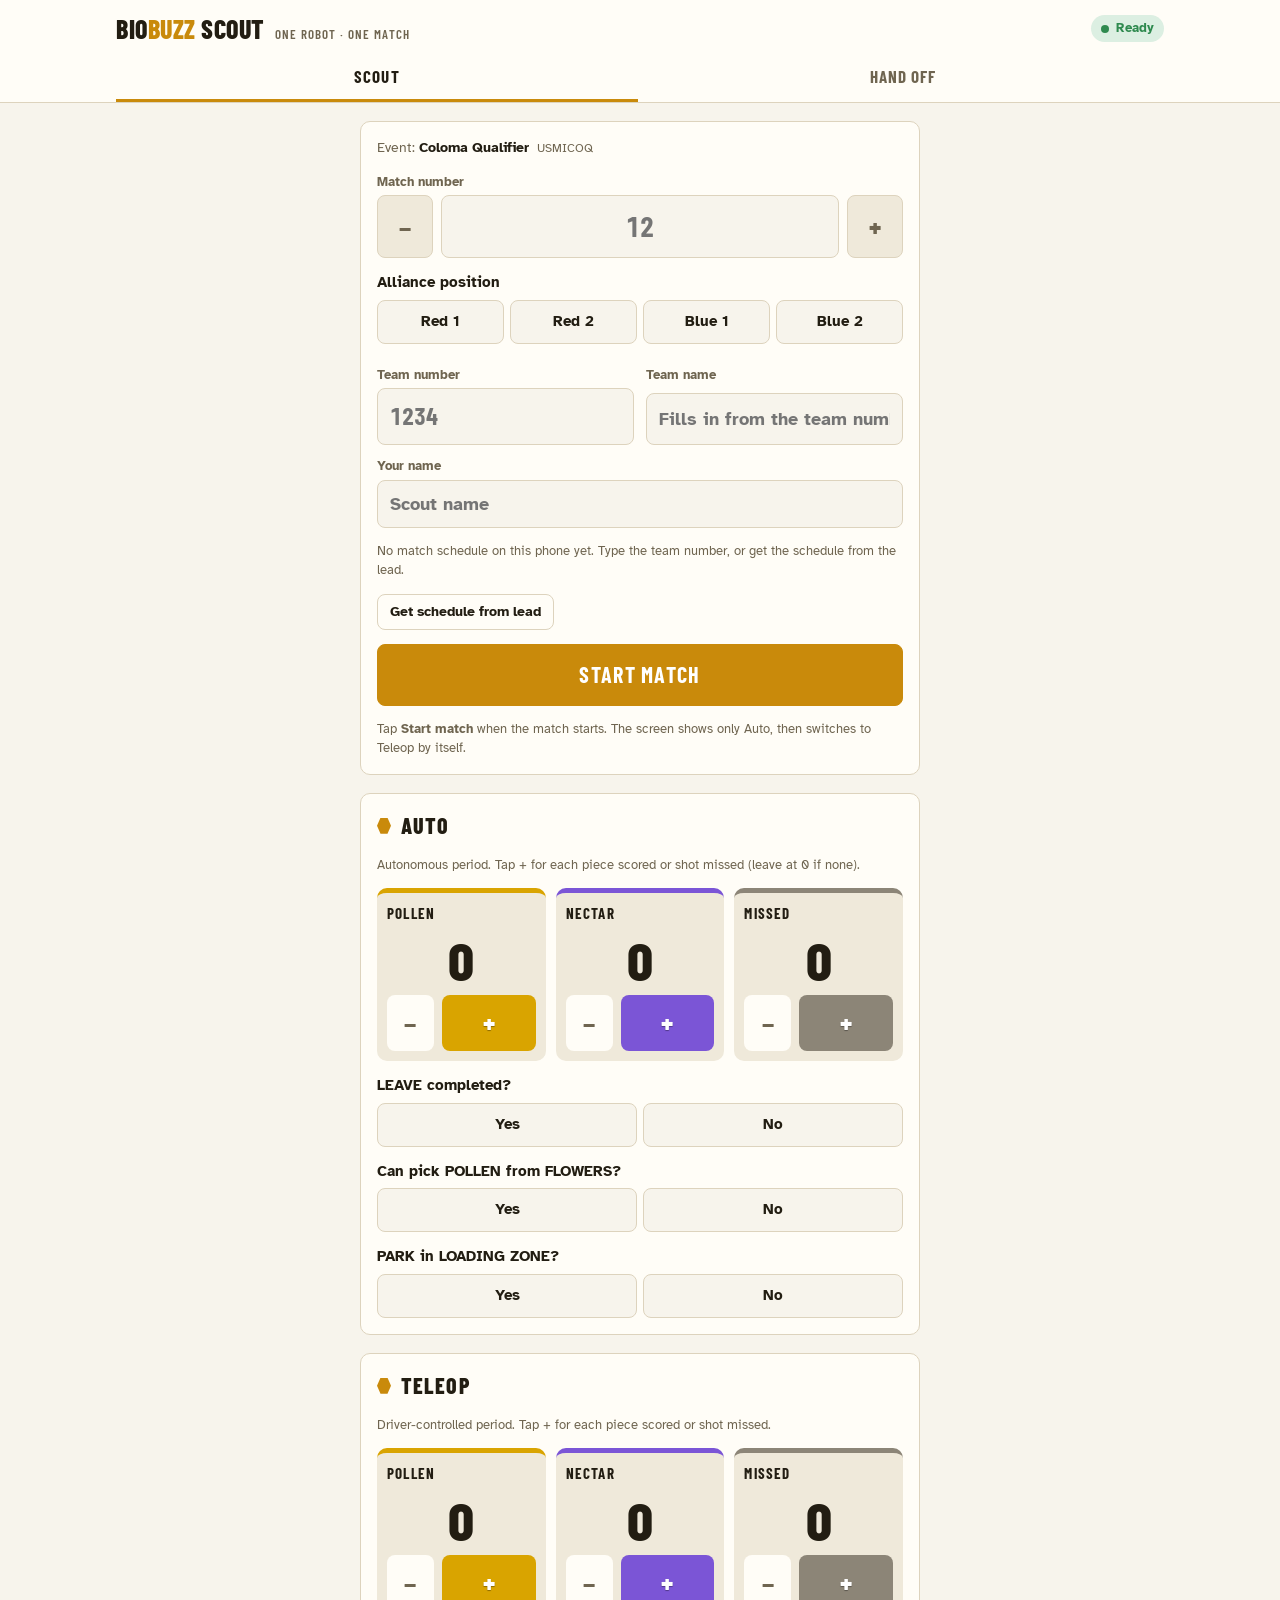
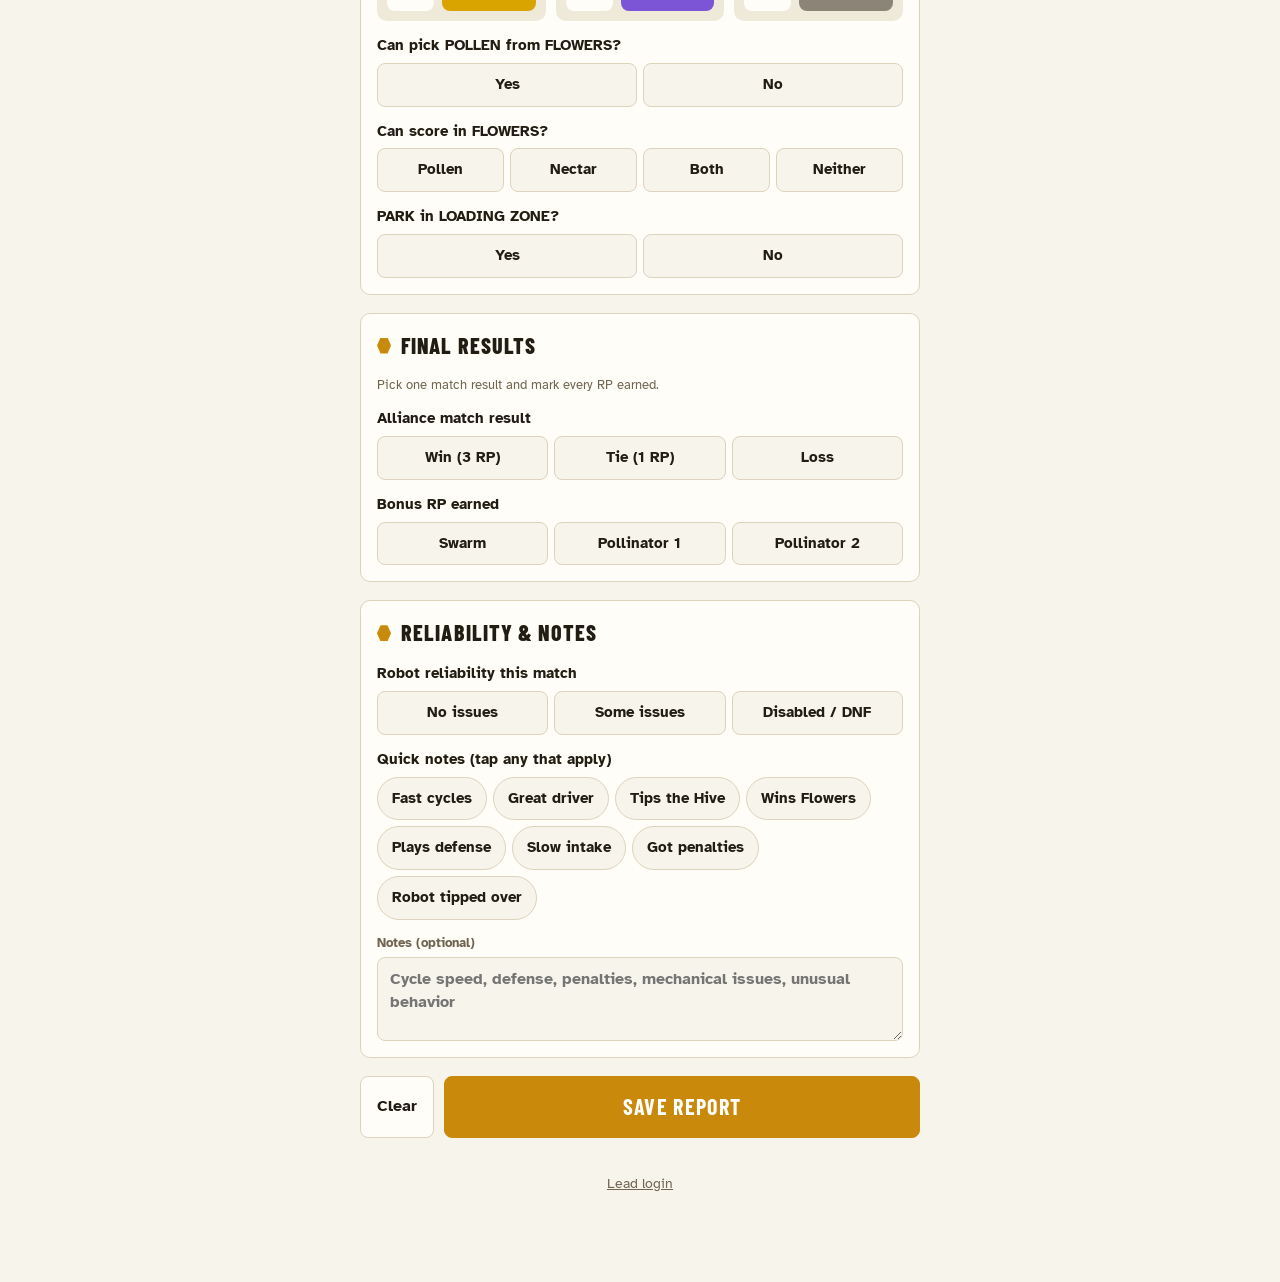
<file: biobuzz-scout/index.html>
<!doctype html>
<html lang="en">
<head>
<meta charset="utf-8">
<meta name="viewport" content="width=device-width, initial-scale=1, viewport-fit=cover">
<title>BioBuzz Scout</title>
<meta name="theme-color" content="#fffdf7" media="(prefers-color-scheme: light)">
<meta name="theme-color" content="#211e16" media="(prefers-color-scheme: dark)">
<meta name="apple-mobile-web-app-capable" content="yes">
<meta name="mobile-web-app-capable" content="yes">
<meta name="apple-mobile-web-app-status-bar-style" content="default">
<meta name="apple-mobile-web-app-title" content="Scout">
<link rel="manifest" href="manifest.webmanifest">
<link rel="icon" href="icons/icon-192.png" type="image/png">
<link rel="apple-touch-icon" href="icons/apple-touch-icon.png">
<link rel="stylesheet" href="styles.css">
</head>
<body>
<header class="top">
  <div class="wrap gut">
    <div class="top-row">
      <div class="brand"><h1 id="app-name">Scout</h1><small id="tagline"></small></div>
      <span class="status" id="status" role="status"><i></i><span id="status-text">Loading…</span></span>
    </div>
    <nav class="tabs" role="tablist">
      <button role="tab" data-view="scout" aria-selected="true">Scout</button>
      <button role="tab" data-view="handoff" aria-selected="false">Hand off<span class="badge" id="badge-handoff" hidden></span></button>
      <button role="tab" data-view="lead" aria-selected="false">Lead</button>
    </nav>
  </div>
</header>

<main class="wrap gut">
  <!-- SCOUT: the paper sheet, as a form -->
  <section id="view-scout">
    <form class="narrow" id="form" novalidate></form>
    <p class="lead-login"><button type="button" class="linklike" id="lead-login">Lead login</button></p>
  </section>

  <!-- HAND OFF: QR code of this phone's reports for the lead to scan -->
  <section id="view-handoff" hidden>
    <div class="narrow" id="handoff"></div>
  </section>

  <!-- LEAD: scan phones, see merged results, export -->
  <section id="view-lead" hidden>
    <div class="lead-bar lead-only">
      <div class="chips" role="group" aria-label="Which event's results">
        <button type="button" class="chip" id="scope-event" aria-pressed="true">This event</button>
        <button type="button" class="chip" id="scope-all" aria-pressed="false">All events</button>
      </div>
      <button type="button" class="btn small" id="lead-lock">Lock</button>
    </div>
    <nav class="subtabs lead-only" role="tablist">
      <button role="tab" data-sub="scan" aria-selected="true">Scan</button>
      <button role="tab" data-sub="schedule" aria-selected="false">Schedule</button>
      <button role="tab" data-sub="matches" aria-selected="false">Matches</button>
      <button role="tab" data-sub="robots" aria-selected="false">Robots</button>
      <button role="tab" data-sub="picks" aria-selected="false">Picks</button>
      <button role="tab" data-sub="official" aria-selected="false">Official</button>
      <button role="tab" data-sub="data" aria-selected="false">Data<span class="badge" id="badge-backup" hidden>!</span></button>
    </nav>

    <div id="sub-scan" class="narrow">
      <div class="card">
        <h2 class="section-h" id="scan-title">Scan a scout's phone</h2>
        <p class="hint" id="scan-hint">Ask the scout to open <b>Hand off</b>. Point this camera at their code. Each code only needs one beep.</p>
        <div class="viewfinder" id="viewfinder">
          <video id="video" playsinline muted></video>
          <div class="frame"></div>
          <div class="idle" id="cam-idle">Camera is off</div>
        </div>
        <div class="actions">
          <button type="button" class="btn primary" id="cam-toggle">Start camera</button>
        </div>
        <div id="scan-result" aria-live="polite"></div>
        <label class="hint">Camera not working? <input type="file" id="scan-photo" accept="image/*"> Take or pick a photo of the code instead.</label>
        <div class="actions scan-only-show"><button type="button" class="btn" id="scan-back">Back to scouting</button></div>
      </div>
      <div class="card lead-only">
        <h2 class="section-h">Scouts heard from</h2>
        <div id="seen"></div>
      </div>
    </div>

    <div id="sub-schedule" class="narrow" hidden>
      <div class="card">
        <h2 class="section-h">Event</h2>
        <p class="event-now" id="event-now"></p>
        <div class="actions"><button type="button" class="btn" id="find-event">Find an event</button></div>
        <div id="event-finder" hidden>
          <div class="tools">
            <label class="f">Search events<input id="event-search" type="search" autocomplete="off" placeholder="Name, city or code"></label>
            <label class="switch"><input type="checkbox" id="show-past"> Show past events</label>
          </div>
          <div id="event-list"></div>
        </div>
        <details class="by-code">
          <summary>Type an event code instead</summary>
          <div class="tool-row">
            <label class="f grow">Event code<input id="event-code" autocomplete="off" autocapitalize="characters" spellcheck="false" placeholder="USMICOQ"></label>
            <button type="button" class="btn small" id="use-code">Use code</button>
          </div>
        </details>
      </div>

      <div class="card">
        <h2 class="section-h">Teams and match schedule</h2>
        <p class="hint">Download the event's team list any time before the event. The match schedule appears the morning of; download again then. This needs a moment of internet (cell data is fine). After that, everything works offline.</p>
        <div class="actions"><button type="button" class="btn primary" id="sched-download">Download teams + schedule</button></div>
        <div id="sched-msg" aria-live="polite"></div>
      </div>

      <div class="card" id="sched-share" hidden>
        <h2 class="section-h">Share with scouts</h2>
        <p class="hint">Each scout taps <b>Get schedule</b> on the Scout tab, then points their camera here. No internet needed.</p>
        <div id="sched-qr"></div>
      </div>

      <div class="card">
        <h2 class="section-h">No signal? Type or paste it</h2>
        <p class="hint">One match per line: the match number, then Red 1, Red 2, Blue 1, Blue 2. For example <code>12 5618 5663 5960 6494</code>. You can also paste a schedule copied from a website or spreadsheet.</p>
        <label class="f">Schedule<textarea id="sched-text" rows="6" spellcheck="false" placeholder="1 5618 5663 5960 6494&#10;2 7792 8027 8513 9087"></textarea></label>
        <div class="actions"><button type="button" class="btn" id="sched-paste">Use this schedule</button></div>
        <div id="sched-paste-msg" aria-live="polite"></div>
      </div>

      <div class="card" id="sched-current" hidden>
        <div class="qr-nav"><h2 class="section-h" id="sched-title">Schedule</h2><button type="button" class="btn small danger" id="sched-clear">Clear</button></div>
        <div id="sched-table"></div>
      </div>
    </div>

    <div id="sub-matches" hidden>
      <div class="toolbar"><div><h2>By match</h2><p>Every robot scanned in each match. When two scouts watched the same robot, their numbers are averaged and big disagreements are flagged.</p></div></div>
      <div class="tools">
        <div class="tool-row">
          <label class="f grow">Go to match<input id="match-jump" inputmode="numeric" autocomplete="off" placeholder="Match number"></label>
          <button type="button" class="chip" id="match-check" aria-pressed="false">Only matches to check</button>
        </div>
      </div>
      <div id="matches"></div>
    </div>

    <div id="sub-robots" hidden>
      <div class="toolbar"><div><h2>By robot</h2><p>Averages across every match each team was scouted in. Tap a team for match-by-match detail and notes.</p></div></div>
      <div class="tools" id="robot-tools">
        <div class="tool-row">
          <label class="f grow">Sort by<select id="robot-sort"></select></label>
          <button type="button" class="btn small" id="robot-dir"></button>
        </div>
        <div class="tool-row">
          <label class="f grow">Find a team<input id="robot-find" type="search" inputmode="search" autocomplete="off" placeholder="Number or name"></label>
        </div>
        <div class="q"><span>Only show teams that…</span><div class="chips" id="robot-filters"></div>
          <p class="hint">A team counts if it did it in at least half of its scouted matches.</p></div>
        <div class="q" id="tag-filter-row"><span>…and were tagged with</span><div class="chips" id="tag-filters"></div>
          <p class="hint">A tag counts if any scout tapped it in any match.</p></div>
        <p class="hint" id="robot-count"></p>
      </div>
      <div id="robots"></div>
    </div>

    <div id="sub-picks" hidden>
      <div class="toolbar"><div><h2>Pick list</h2><p>Plan alliance selection. Star teams on the Robots screen or here, sort them into tiers, and use the arrows to put each tier in order. Saved on this phone, works offline.</p></div>
        <button type="button" class="btn small" id="picks-csv">Save pick list (CSV)</button></div>
      <div id="picks"></div>
    </div>

    <div id="sub-official" hidden>
      <div class="toolbar"><div><h2>Official results</h2><p>When you have internet, download the event's official scores and rankings from FTCScout. They're saved on this phone and shown beside your scouting, so you can spot scouts who record results or ranking points differently from the referees.</p></div></div>
      <div class="tools">
        <div class="tool-row"><button type="button" class="btn primary" id="official-download">Download official results</button></div>
        <div id="official-msg" aria-live="polite"></div>
      </div>
      <div id="official"></div>
    </div>

    <div id="sub-data" class="narrow" hidden>
      <div class="banner warn" id="backup-nag" hidden></div>
      <div class="card">
        <h2 class="section-h">Lead data</h2>
        <div class="stats" id="data-stats"></div>
        <p class="hint">Everything the lead has scanned lives only on this device. Save a copy every few matches.</p>
        <div class="actions">
          <button type="button" class="btn" id="export-csv">Save spreadsheet (CSV)</button>
          <button type="button" class="btn" id="export-backup">Save backup</button>
        </div>
        <label class="hint">Restore or combine a backup: <input type="file" id="import-backup" accept=".json,application/json"></label>
        <div id="data-msg" aria-live="polite"></div>
      </div>
      <div class="card">
        <h2 class="section-h">All reports</h2>
        <p class="hint">Find any report to correct it (match number, team, position, scout or any count) or delete it. Search by match number, team number, team name or scout.</p>
        <label class="f">Search<input id="rep-find" type="search" autocomplete="off" placeholder="e.g. 12, 5618 or Ava"></label>
        <p class="hint" id="rep-count"></p>
        <ul class="list saved-list" id="rep-list"></ul>
      </div>
      <div class="card">
        <h2 class="section-h">Second lead phone</h2>
        <p class="hint">Copy everything on this phone (reports, deletions and pick lists) to another lead phone, for a backup or to hand over the lead role. On the other phone: unlock Lead, open <b>Scan</b>, start the camera, and point it here. The codes change by themselves; keep scanning until it says every part is in.</p>
        <div class="actions"><button type="button" class="btn" id="xfer-show">Show transfer codes</button></div>
        <div id="xfer"></div>
      </div>
      <div class="card">
        <h2 class="section-h">Change the lead PIN</h2>
        <p class="hint">Type a new PIN to get a line for <code>config.js</code>. Paste it over the <code>leadPinHash</code> line there and upload the file. Every phone then needs the new PIN.</p>
        <div class="fields">
          <label class="f full">New PIN<input id="new-pin" type="password" inputmode="numeric" autocomplete="new-password"></label>
        </div>
        <div class="actions"><button type="button" class="btn" id="make-pin">Make config line</button></div>
        <div id="pin-line"></div>
      </div>
      <div class="card">
        <h2 class="section-h">Start fresh</h2>
        <p class="hint">Clears the lead's scanned reports from this device. Save a backup first.</p>
        <div class="actions"><button type="button" class="btn danger" id="clear-lead">Clear lead data</button></div>
      </div>
    </div>
  </section>
</main>
<div class="overlay" id="pin-overlay" hidden>
  <form class="card pin-card" id="pin-form" novalidate>
    <h2 class="section-h">Lead login</h2>
    <p class="hint">Enter the lead PIN to open the Lead screens on this phone. It stays unlocked until you tap Lock.</p>
    <label class="f">PIN<input class="big" id="pin-input" type="password" inputmode="numeric" autocomplete="off"></label>
    <p class="err" id="pin-err" hidden>That PIN isn't right. Try again.</p>
    <div class="actions"><button type="button" class="btn" id="pin-cancel">Cancel</button><button type="submit" class="btn primary">Unlock</button></div>
  </form>
</div>
<div class="overlay" id="fix-overlay" hidden>
  <form class="card pin-card edit-card" id="fix-form" novalidate>
    <h2 class="section-h">Edit report</h2>
    <label class="f" id="fix-pick-row" hidden>Which scout's report<select id="fix-pick"></select></label>
    <p class="hint" id="fix-who"></p>
    <div class="fields">
      <label class="f">Match number<input class="big" id="fix-match" inputmode="numeric" autocomplete="off"></label>
      <label class="f">Team number<input class="big" id="fix-team" inputmode="numeric" autocomplete="off"></label>
      <label class="f">Alliance position<select id="fix-spot"><option value="">Not set</option><option value="0">Red 1</option><option value="1">Red 2</option><option value="2">Blue 1</option><option value="3">Blue 2</option></select></label>
      <label class="f">Scout<input id="fix-scouter" autocomplete="off"></label>
    </div>
    <div id="fix-fields"></div>
    <p class="err" id="fix-err" hidden>Match number and team number are both needed.</p>
    <div class="actions edit-actions"><button type="button" class="btn" id="fix-cancel">Cancel</button><button type="submit" class="btn primary">Save changes</button></div>
  </form>
</div>
<div class="toast" id="toast" hidden></div>

<script src="config.js"></script>
<script src="teams.js"></script>
<script src="vendor/qrcode-generator.js"></script>
<script src="vendor/jsQR.js"></script>
<script src="app.js"></script>
</body>
</html>
</file>
<file: biobuzz-scout/styles.css>
@font-face { font-family: "Barlow Condensed"; font-weight: 600; font-display: swap; src: url("fonts/barlow-condensed-latin-600-normal.woff2") format("woff2"); }
@font-face { font-family: "Barlow Condensed"; font-weight: 700; font-display: swap; src: url("fonts/barlow-condensed-latin-700-normal.woff2") format("woff2"); }
@font-face { font-family: "Barlow Condensed"; font-weight: 800; font-display: swap; src: url("fonts/barlow-condensed-latin-800-normal.woff2") format("woff2"); }
@font-face { font-family: "Atkinson Hyperlegible"; font-weight: 400; font-display: swap; src: url("fonts/atkinson-hyperlegible-latin-400-normal.woff2") format("woff2"); }
@font-face { font-family: "Atkinson Hyperlegible"; font-weight: 700; font-display: swap; src: url("fonts/atkinson-hyperlegible-latin-700-normal.woff2") format("woff2"); }

/* Layout: sticky header with tabs; one-column phone form; wide scrolling tables for the lead. */
:root {
  --bg: #f7f4ec;
  --surface: #fffdf7;
  --sunk: #efe9da;
  --line: #ddd3bd;
  --ink: #221d12;
  --muted: #6f6550;
  --honey: #c98a0b;
  --honey-ink: #ffffff;
  --honey-soft: #f6e3b4;
  --good: #2f8a4f;
  --warn: #b86a00;
  --bad: #c0392b;
  --good-soft: #dcefe2;
  --warn-soft: #f7e6c9;
  --bad-soft: #f6dcd8;
  --red: #c8102e;
  --blue: #1f5fbf;
  --display: "Barlow Condensed", "Arial Narrow", system-ui, sans-serif;
  --body: "Atkinson Hyperlegible", system-ui, -apple-system, "Segoe UI", sans-serif;
  color-scheme: light;
}
@media (prefers-color-scheme: dark) {
  :root {
    --bg: #17150f; --surface: #211e16; --sunk: #2a261c; --line: #3b3526;
    --ink: #f1ead8; --muted: #a99d82; --honey: #f0b43a; --honey-ink: #1d1708; --honey-soft: #3d3016;
    --good: #5cc07f; --warn: #e9a23b; --bad: #ef7a6c;
    --good-soft: #1e3526; --warn-soft: #3a2c14; --bad-soft: #3d1f1b;
    --red: #e5484d; --blue: #4c8df6;
    color-scheme: dark;
  }
}

* { box-sizing: border-box; }
html { -webkit-text-size-adjust: 100%; }
body { margin: 0; background: var(--bg); color: var(--ink); font-family: var(--body); font-size: 16px; line-height: 1.45; padding-bottom: env(safe-area-inset-bottom, 0px); }
button, input, textarea, select { font: inherit; color: inherit; }
button { cursor: pointer; -webkit-tap-highlight-color: transparent; }
:focus-visible { outline: 3px solid var(--honey); outline-offset: 2px; }
[hidden] { display: none !important; }
.gut { padding-left: max(16px, env(safe-area-inset-left, 0px)); padding-right: max(16px, env(safe-area-inset-right, 0px)); }
.wrap { max-width: 1080px; margin: 0 auto; }

header.top { position: sticky; top: 0; z-index: 5; background: var(--surface); border-bottom: 1px solid var(--line); padding-top: env(safe-area-inset-top, 0px); }
.top-row { display: flex; align-items: center; justify-content: space-between; gap: 12px; padding-block: 10px 6px; flex-wrap: wrap; }
.brand { display: flex; align-items: baseline; gap: 10px; }
.brand h1 { margin: 0; font-family: var(--display); font-weight: 800; font-size: 26px; letter-spacing: .02em; text-transform: uppercase; }
.brand h1 span { color: var(--honey); }
.brand small { font-family: var(--display); font-weight: 600; color: var(--muted); letter-spacing: .08em; text-transform: uppercase; font-size: 13px; }
.status { display: inline-flex; align-items: center; gap: 7px; font-size: 13px; font-weight: 700; padding: 4px 10px; border-radius: 999px; background: var(--sunk); color: var(--muted); white-space: nowrap; }
.status i { width: 8px; height: 8px; border-radius: 50%; background: currentColor; }
.status.good { background: var(--good-soft); color: var(--good); }
.status.warn { background: var(--warn-soft); color: var(--warn); }
nav.tabs, nav.subtabs { display: flex; gap: 4px; }
nav.tabs button { flex: 1 1 0; border: 0; background: none; padding: 10px 6px 11px; font-family: var(--display); font-weight: 700; font-size: 17px; letter-spacing: .06em; text-transform: uppercase; color: var(--muted); border-bottom: 3px solid transparent; }
nav.tabs button[aria-selected="true"] { color: var(--ink); border-bottom-color: var(--honey); }
.badge { display: inline-block; min-width: 20px; padding: 0 6px; margin-left: 5px; border-radius: 999px; background: var(--honey); color: var(--honey-ink); font-family: var(--body); font-size: 12px; line-height: 20px; vertical-align: 2px; }
nav.subtabs { background: var(--sunk); border-radius: 10px; padding: 4px; margin-bottom: 16px; overflow-x: auto; }
nav.subtabs button { flex: 1 0 auto; border: 0; background: none; border-radius: 7px; padding: 8px 9px; font-weight: 700; font-size: 15px; color: var(--muted); }
nav.subtabs button[aria-selected="true"] { background: var(--surface); color: var(--ink); box-shadow: 0 1px 2px rgb(0 0 0 / .12); }

main { padding-block: 18px 80px; }
.narrow { max-width: 560px; margin: 0 auto; display: grid; gap: 18px; }
.card { background: var(--surface); border: 1px solid var(--line); border-radius: 10px; padding: 16px; display: grid; gap: 14px; }
.section-h { display: flex; align-items: center; gap: 10px; margin: 0; font-family: var(--display); font-weight: 800; font-size: 22px; letter-spacing: .05em; text-transform: uppercase; }
.section-h::before { content: ""; flex: none; width: 14px; height: 16px; background: var(--honey); clip-path: polygon(25% 0, 75% 0, 100% 50%, 75% 100%, 25% 100%, 0 50%); }
.fields { display: grid; grid-template-columns: 1fr 1fr; gap: 12px; }
.fields .full { grid-column: 1 / -1; }
label.f { display: grid; gap: 4px; font-size: 13px; font-weight: 700; color: var(--muted); }
label.f input, textarea { width: 100%; min-width: 0; padding: 10px 12px; border: 1px solid var(--line); border-radius: 8px; background: var(--bg); font-size: 18px; color: var(--ink); }
textarea { font-size: 16px; min-height: 84px; resize: vertical; }
label.f input.big { font-family: var(--display); font-weight: 700; font-size: 24px; font-variant-numeric: tabular-nums; }
.hint { font-size: 13px; color: var(--muted); margin: 0; }
.hint.warn { color: var(--warn); font-weight: 700; }
.err { color: var(--bad); font-weight: 700; margin: 0; }

.counters { display: grid; grid-template-columns: repeat(auto-fit, minmax(92px, 1fr)); gap: 10px; }
.counter { border-radius: 10px; padding: 10px; display: grid; gap: 8px; background: var(--sunk); border-top: 5px solid var(--c); }
.counter .lbl { font-family: var(--display); font-weight: 700; letter-spacing: .08em; text-transform: uppercase; font-size: 15px; }
.counter .n { font-family: var(--display); font-weight: 800; font-size: 54px; line-height: 1; text-align: center; font-variant-numeric: tabular-nums; }
.counter .btns { display: grid; grid-template-columns: 1fr 2fr; gap: 8px; }
.counter button { border: 0; border-radius: 8px; padding: 14px 0; font-family: var(--display); font-weight: 800; font-size: 28px; line-height: 1; touch-action: manipulation; }
.counter .minus { background: var(--surface); color: var(--muted); }
.counter .plus { background: var(--c); color: #fff; text-shadow: 0 1px 1px rgb(0 0 0 / .35); }

.q { display: grid; gap: 6px; }
.q > span { font-weight: 700; font-size: 15px; }
.seg { display: flex; gap: 6px; flex-wrap: wrap; }
.seg button { flex: 1 1 0; min-width: 64px; border: 1px solid var(--line); background: var(--bg); border-radius: 8px; padding: 10px 8px; font-weight: 700; font-size: 15px; touch-action: manipulation; }
.seg button[aria-pressed="true"] { background: var(--honey); border-color: var(--honey); color: var(--honey-ink); }
.seg button.no[aria-pressed="true"] { background: var(--ink); border-color: var(--ink); color: var(--bg); }

.actions { display: flex; gap: 10px; flex-wrap: wrap; }
.btn { border: 1px solid var(--line); background: var(--surface); border-radius: 8px; padding: 12px 16px; font-weight: 700; }
.btn.primary { flex: 1; background: var(--honey); border-color: var(--honey); color: var(--honey-ink); font-family: var(--display); font-size: 22px; letter-spacing: .06em; text-transform: uppercase; padding: 14px; }
.btn.small { padding: 7px 12px; font-size: 14px; }
.btn.danger { color: var(--bad); }
.btn:disabled { opacity: .5; cursor: default; }

.toast { position: fixed; left: 50%; bottom: calc(18px + env(safe-area-inset-bottom, 0px)); transform: translateX(-50%); background: var(--ink); color: var(--bg); padding: 12px 18px; border-radius: 10px; font-weight: 700; z-index: 20; max-width: calc(100% - 32px); text-align: center; }
.banner { border-radius: 10px; padding: 12px 14px; font-size: 14px; background: var(--sunk); }
.banner strong { display: block; font-size: 15px; }
.banner.good { background: var(--good-soft); color: var(--good); }
.banner.warn { background: var(--warn-soft); color: var(--warn); }
.banner.bad { background: var(--bad-soft); color: var(--bad); }

/* Hand-off QR */
.qr-box { background: #fff; border-radius: 12px; padding: 12px; width: min(100%, 420px); margin: 0 auto; }
.qr-box svg { display: block; width: 100%; height: auto; }
.qr-nav { display: flex; align-items: center; justify-content: space-between; gap: 10px; }
.qr-nav strong { font-family: var(--display); font-size: 20px; letter-spacing: .04em; text-transform: uppercase; }
.list { margin: 0; padding: 0; list-style: none; display: grid; gap: 6px; }
.list li { display: flex; justify-content: space-between; gap: 10px; background: var(--bg); border: 1px solid var(--line); border-radius: 8px; padding: 8px 10px; font-size: 14px; }
.list li span:last-child { color: var(--muted); text-align: right; }
.switch { display: flex; align-items: center; gap: 8px; font-size: 14px; color: var(--muted); }

/* Scanner */
.viewfinder { position: relative; background: #000; border-radius: 12px; overflow: hidden; aspect-ratio: 1 / 1; width: min(100%, 420px); margin: 0 auto; }
.viewfinder video { width: 100%; height: 100%; object-fit: cover; display: block; }
.viewfinder .frame { position: absolute; inset: 14%; border: 3px solid rgb(255 255 255 / .85); border-radius: 12px; box-shadow: 0 0 0 999px rgb(0 0 0 / .25); pointer-events: none; }
.viewfinder.hit .frame { border-color: #5cc07f; }
.viewfinder .idle { position: absolute; inset: 0; display: grid; place-items: center; color: #fff; text-align: center; padding: 20px; }

/* Lead tables */
.toolbar { display: flex; justify-content: space-between; align-items: end; gap: 12px; flex-wrap: wrap; margin-bottom: 14px; }
.toolbar h2 { margin: 0; font-family: var(--display); font-weight: 800; font-size: 28px; text-transform: uppercase; letter-spacing: .03em; }
.toolbar p { margin: 2px 0 0; color: var(--muted); font-size: 14px; max-width: 62ch; }
.empty { border: 2px dashed var(--line); border-radius: 10px; padding: 28px 18px; text-align: center; color: var(--muted); }
.empty strong { display: block; color: var(--ink); font-size: 18px; margin-bottom: 4px; }
.scroll { overflow-x: auto; border: 1px solid var(--line); border-radius: 10px; background: var(--surface); }
table { border-collapse: collapse; width: 100%; font-variant-numeric: tabular-nums; font-size: 15px; }
th, td { padding: 9px 10px; text-align: right; white-space: nowrap; border-bottom: 1px solid var(--line); }
th:first-child, td:first-child { text-align: left; }
thead th { font-family: var(--display); font-weight: 700; letter-spacing: .06em; text-transform: uppercase; font-size: 14px; color: var(--muted); background: var(--sunk); vertical-align: bottom; }
thead th .grp { display: block; font-size: 11px; letter-spacing: .1em; }
thead th.sortable { cursor: pointer; user-select: none; }
thead th.sorted { color: var(--ink); }
tbody tr:last-child td { border-bottom: 0; }
tbody tr.row { cursor: pointer; }
tbody tr.row:hover td { background: var(--sunk); }
tbody tr.open td { background: var(--honey-soft); }
td.team { font-weight: 700; position: sticky; left: 0; z-index: 1; background: var(--surface); box-shadow: 1px 0 0 var(--line); }
thead th:first-child { position: sticky; left: 0; z-index: 2; box-shadow: 1px 0 0 var(--line); }
td.team small { display: block; font-weight: 400; color: var(--muted); font-size: 12px; max-width: 160px; overflow: hidden; text-overflow: ellipsis; }
.tot { font-family: var(--display); font-weight: 800; font-size: 19px; }
.pill { display: inline-block; padding: 2px 8px; border-radius: 999px; font-size: 12px; font-weight: 700; background: var(--sunk); color: var(--muted); }
.pill.good { background: var(--good-soft); color: var(--good); }
.pill.warn { background: var(--warn-soft); color: var(--warn); }
.pill.bad { background: var(--bad-soft); color: var(--bad); }
.bar { display: inline-block; width: 46px; height: 6px; border-radius: 3px; background: var(--sunk); vertical-align: middle; margin-left: 6px; overflow: hidden; }
.bar b { display: block; height: 100%; background: var(--honey); }
.detail td { background: var(--bg) !important; white-space: normal; text-align: left; padding: 14px; cursor: default; }
.detail-grid { display: grid; gap: 14px; }
.detail h3 { margin: 0 0 6px; font-family: var(--display); font-size: 18px; text-transform: uppercase; letter-spacing: .06em; }
.notes { margin: 0; padding: 0; list-style: none; display: grid; gap: 6px; }
.notes li { background: var(--surface); border: 1px solid var(--line); border-radius: 8px; padding: 8px 10px; font-size: 14px; }
.notes li em { font-style: normal; color: var(--muted); font-size: 12px; display: block; }
.mini td, .mini th { padding: 6px 8px; font-size: 14px; }
.matches { display: grid; gap: 14px; }
.match { background: var(--surface); border: 1px solid var(--line); border-radius: 10px; overflow: hidden; }
.match-h { display: flex; justify-content: space-between; align-items: center; gap: 10px; padding: 10px 14px; background: var(--sunk); flex-wrap: wrap; }
.match-h h3 { margin: 0; font-family: var(--display); font-weight: 800; font-size: 22px; text-transform: uppercase; letter-spacing: .04em; }
.match .scroll { border: 0; border-radius: 0; }
.match .flag { margin: 0; padding: 8px 14px; border-top: 1px solid var(--line); color: var(--warn); font-size: 13px; font-weight: 700; }
.match .missing { margin: 0; padding: 8px 14px; border-top: 1px solid var(--line); color: var(--bad); font-size: 13px; font-weight: 700; }
.seg button.spot.red[aria-pressed="true"] { background: var(--red); border-color: var(--red); color: #fff; }
.seg button.spot.blue[aria-pressed="true"] { background: var(--blue); border-color: var(--blue); color: #fff; }
.red-t { color: var(--red); } .blue-t { color: var(--blue); }
.spot-tag { display: inline-block; font-size: 11px; font-weight: 700; padding: 1px 6px; border-radius: 4px; color: #fff; vertical-align: 1px; }
.spot-tag.red { background: var(--red); } .spot-tag.blue { background: var(--blue); }
code { font-size: .95em; background: var(--sunk); padding: 1px 5px; border-radius: 4px; }
/* Sort and filter tools */
.tools { display: grid; gap: 12px; background: var(--surface); border: 1px solid var(--line); border-radius: 10px; padding: 12px 14px; margin-bottom: 14px; }
.tool-row { display: flex; gap: 10px; align-items: end; flex-wrap: wrap; }
.tool-row .grow { flex: 1 1 180px; }
select, .tools input:not([type="checkbox"]) { width: 100%; min-width: 0; padding: 9px 10px; border: 1px solid var(--line); border-radius: 8px; background: var(--bg); color: var(--ink); font-size: 16px; }
.chips { display: flex; flex-wrap: wrap; gap: 6px; }
.chip { border: 1px solid var(--line); background: var(--bg); border-radius: 999px; padding: 7px 12px; font-weight: 700; font-size: 14px; }
.chip[aria-pressed="true"] { background: var(--honey); border-color: var(--honey); color: var(--honey-ink); }
.match.target { outline: 3px solid var(--honey); outline-offset: 2px; }

/* Events */
.event-line { margin: 0; font-size: 14px; color: var(--muted); }
.event-line b { color: var(--ink); }
.event-line span, .event-now span { font-size: 12px; color: var(--muted); margin-left: 4px; }
.event-now { margin: 0; display: grid; gap: 2px; }
.event-now b { font-family: var(--display); font-size: 24px; text-transform: uppercase; letter-spacing: .03em; }
.event-now span { margin: 0; font-size: 13px; }
.event-pick { list-style: none; margin: 10px 0 0; padding: 0; display: grid; gap: 6px; max-height: 360px; overflow-y: auto; }
.event-pick button { width: 100%; text-align: left; display: grid; gap: 2px; border: 1px solid var(--line); background: var(--bg); border-radius: 8px; padding: 10px 12px; }
.event-pick button[aria-pressed="true"] { border-color: var(--honey); background: var(--honey-soft); }
.event-pick span { font-size: 13px; color: var(--muted); }
.by-code summary { cursor: pointer; font-size: 14px; color: var(--muted); padding: 4px 0; }
.by-code .tool-row { margin-top: 8px; }

/* Pick list */
.star { border: 0; background: none; color: var(--muted); font-size: 18px; line-height: 1; padding: 0 6px 0 0; vertical-align: -1px; }
.star.on { color: var(--honey); }
.tier-tag { display: inline-block; font-size: 11px; font-weight: 700; padding: 1px 6px; border-radius: 4px; background: var(--sunk); color: var(--muted); vertical-align: 1px; }
.tier-tag.first { background: var(--good-soft); color: var(--good); }
.tier-tag.second { background: var(--honey-soft); color: var(--ink); }
.tier-tag.avoid { background: var(--bad-soft); color: var(--bad); }
.tier-tag.star { color: var(--honey); background: none; font-size: 14px; padding: 0; }
.tier { margin-bottom: 18px; }
.tier h3 { display: flex; align-items: center; gap: 8px; margin: 0 0 8px; font-family: var(--display); font-size: 20px; text-transform: uppercase; letter-spacing: .05em; }
.tier h3 span { font-family: var(--body); font-size: 12px; color: var(--muted); background: var(--sunk); border-radius: 999px; padding: 1px 8px; }
.tier.first h3 { color: var(--good); } .tier.avoid h3 { color: var(--bad); }
.picklist { list-style: none; margin: 0; padding: 0; display: grid; gap: 6px; }
.pick { display: grid; grid-template-columns: 26px 1fr auto; gap: 8px; align-items: center; background: var(--surface); border: 1px solid var(--line); border-radius: 8px; padding: 8px 10px; }
.pick-n { font-family: var(--display); font-weight: 800; font-size: 20px; color: var(--muted); text-align: center; }
.pick-team { min-width: 0; }
.pick-team small { display: block; color: var(--muted); font-size: 12px; }
.pick-ctl { display: flex; gap: 4px; align-items: center; }
.pick-ctl select { width: auto; padding: 6px 4px; font-size: 14px; }
.pick-ctl .btn.small { padding: 6px 9px; }
@media (max-width: 520px) { .pick { grid-template-columns: 22px 1fr; } .pick-ctl { grid-column: 1 / -1; justify-content: flex-end; } }

/* Official results + backups */
.official-line { margin: 0; padding: 8px 14px; border-top: 1px solid var(--line); font-size: 13px; color: var(--muted); }
.nag { margin-top: 8px; }
.nag .btn { margin-top: 6px; display: block; }
#sub-official .card { margin-bottom: 14px; }

/* Match mode */
.start-match { width: 100%; }
.match-bar { position: sticky; top: var(--hdr, 96px); z-index: 4; background: #221d12; color: #f7f4ec; border-radius: 12px; padding: 12px 14px; display: grid; gap: 6px; box-shadow: 0 6px 18px rgb(0 0 0 / .18); }
.match-bar .mb-top { display: flex; justify-content: space-between; align-items: baseline; gap: 10px; }
.match-bar .mb-phase { font-family: var(--display); font-weight: 800; font-size: 22px; letter-spacing: .08em; text-transform: uppercase; color: #f0b43a; }
.match-bar .mb-who { font-size: 13px; opacity: .8; text-align: right; }
.match-bar .mb-clock { font-family: var(--display); font-weight: 800; font-size: 44px; line-height: 1; font-variant-numeric: tabular-nums; }
.match-bar .mb-progress { height: 6px; border-radius: 3px; background: rgb(255 255 255 / .18); overflow: hidden; }
.match-bar .mb-progress b { display: block; height: 100%; background: #f0b43a; transition: width .25s linear; }
.match-bar .mb-cue { margin: 0; font-weight: 700; font-size: 14px; }
.match-bar .mb-ctl { display: flex; gap: 6px; }
.match-bar .mb-ctl .btn { background: transparent; color: #f7f4ec; border-color: rgb(255 255 255 / .35); }
.match-bar .mb-ctl .btn:last-child { margin-left: auto; }
.match-bar[data-phase="transition"] .mb-phase, .match-bar.endgame .mb-phase { color: #fff; }
.match-bar[data-phase="transition"] { background: #5b4a1c; }
.match-bar.endgame { background: #8a2a1d; }
.match-bar[data-phase="after"] { background: #2f7a47; }
.match-bar[data-phase="after"] .mb-phase { color: #fff; }
.match-bar[data-phase="after"] .mb-clock { font-size: 26px; }

/* Quick-note tags */
.tag-chips .chip.tag[aria-pressed="true"] { background: var(--honey); border-color: var(--honey); color: var(--honey-ink); }
.tag-chips .chip.tag.warn[aria-pressed="true"] { background: var(--warn); border-color: var(--warn); color: #fff; }
.tag-chips .chip.tag.bad[aria-pressed="true"] { background: var(--bad); border-color: var(--bad); color: #fff; }
.tag-chips .chip { padding: 10px 14px; font-size: 15px; }

.install-btn { display: block; margin-top: 8px; }
.install-btn[hidden] { display: none; }

/* Match number stepper, saved reports, fixes */
.match-f { display: grid; gap: 4px; font-size: 13px; font-weight: 700; color: var(--muted); }
.stepper { display: grid; grid-template-columns: 56px 1fr 56px; gap: 8px; }
.stepper input { width: 100%; min-width: 0; text-align: center; padding: 10px 12px; border: 1px solid var(--line); border-radius: 8px; background: var(--bg); color: var(--ink); font-family: var(--display); font-weight: 700; font-size: 28px; font-variant-numeric: tabular-nums; }
.stepper button { border: 1px solid var(--line); background: var(--sunk); border-radius: 8px; font-family: var(--display); font-weight: 800; font-size: 28px; line-height: 1; touch-action: manipulation; }
#match-progress { margin-top: 2px; }
.saved-list li { align-items: center; }
.saved-list li span small { display: block; color: var(--muted); font-size: 12px; }
.saved-list li .btn { flex: none; }
.row-btns { white-space: nowrap; }

/* After-save choice, report editor, official match table */
.next-choice .actions { margin-top: 8px; }
.next-choice .btn { color: var(--ink); }
.next-choice .primary-lite { background: var(--honey); border-color: var(--honey); color: var(--honey-ink); }
.edit-card { width: min(100%, 520px); max-height: calc(100dvh - 32px); overflow-y: auto; }
.edit-card select { width: 100%; }
.fx-sec { border: 1px solid var(--line); border-radius: 8px; padding: 8px 10px 10px; margin: 0; }
.fx-sec legend { font-family: var(--display); font-weight: 700; text-transform: uppercase; letter-spacing: .06em; padding: 0 4px; }
#fix-fields { display: grid; gap: 10px; }
#fix-fields input, #fix-fields textarea { width: 100%; min-width: 0; padding: 8px 10px; border: 1px solid var(--line); border-radius: 8px; background: var(--bg); color: var(--ink); font-size: 16px; }
.chip.chk { display: inline-flex; align-items: center; gap: 6px; font-weight: 600; }
.edit-actions { position: sticky; bottom: -16px; background: var(--surface); padding: 10px 0 2px; }
.official-matches summary { cursor: pointer; list-style: none; }
.official-matches summary::-webkit-details-marker { display: none; }
.official-matches .count { font-family: var(--body); font-size: 12px; color: var(--muted); background: var(--sunk); border-radius: 999px; padding: 1px 8px; }
.official-matches tr.first td { border-top: 2px solid var(--line); }
.official-matches td { text-align: right; }
.official-matches td:nth-child(2) { text-align: left; white-space: nowrap; }

td small.pct { color: var(--muted); font-size: 12px; }

/* Lead lock */
.lead-login { text-align: center; margin: 28px 0 0; }
.linklike { border: 0; background: none; color: var(--muted); font-size: 14px; text-decoration: underline; padding: 8px; }
.lead-bar { display: flex; justify-content: space-between; align-items: center; gap: 10px; margin-bottom: 10px; font-size: 13px; font-weight: 700; color: var(--muted); }
.overlay { position: fixed; inset: 0; z-index: 30; background: rgb(0 0 0 / .45); display: grid; place-items: center; padding: 16px; }
.pin-card { width: min(100%, 380px); box-shadow: 0 10px 40px rgb(0 0 0 / .3); }
.scan-only-show { display: none; }
body.scan-only .lead-only, body.scan-only #sub-scan > .lead-only { display: none !important; }
body.scan-only .scan-only-show { display: flex; }
.pin-out { display: grid; gap: 8px; }
.pin-out code { display: block; overflow-x: auto; white-space: nowrap; padding: 8px 10px; }
.stats { display: grid; grid-template-columns: repeat(auto-fit, minmax(130px, 1fr)); gap: 10px; }
.stat { background: var(--bg); border: 1px solid var(--line); border-radius: 8px; padding: 10px 12px; }
.stat b { display: block; font-family: var(--display); font-size: 30px; line-height: 1.1; font-variant-numeric: tabular-nums; }
.stat span { font-size: 13px; color: var(--muted); }

@media (max-width: 520px) {
  .brand small { display: none; }
  .counter .n { font-size: 46px; }
}
@media (prefers-reduced-motion: no-preference) {
  .counter .n.bump { animation: bump .18s ease-out; }
  @keyframes bump { from { transform: scale(1.18); } to { transform: scale(1); } }
}
</file>
